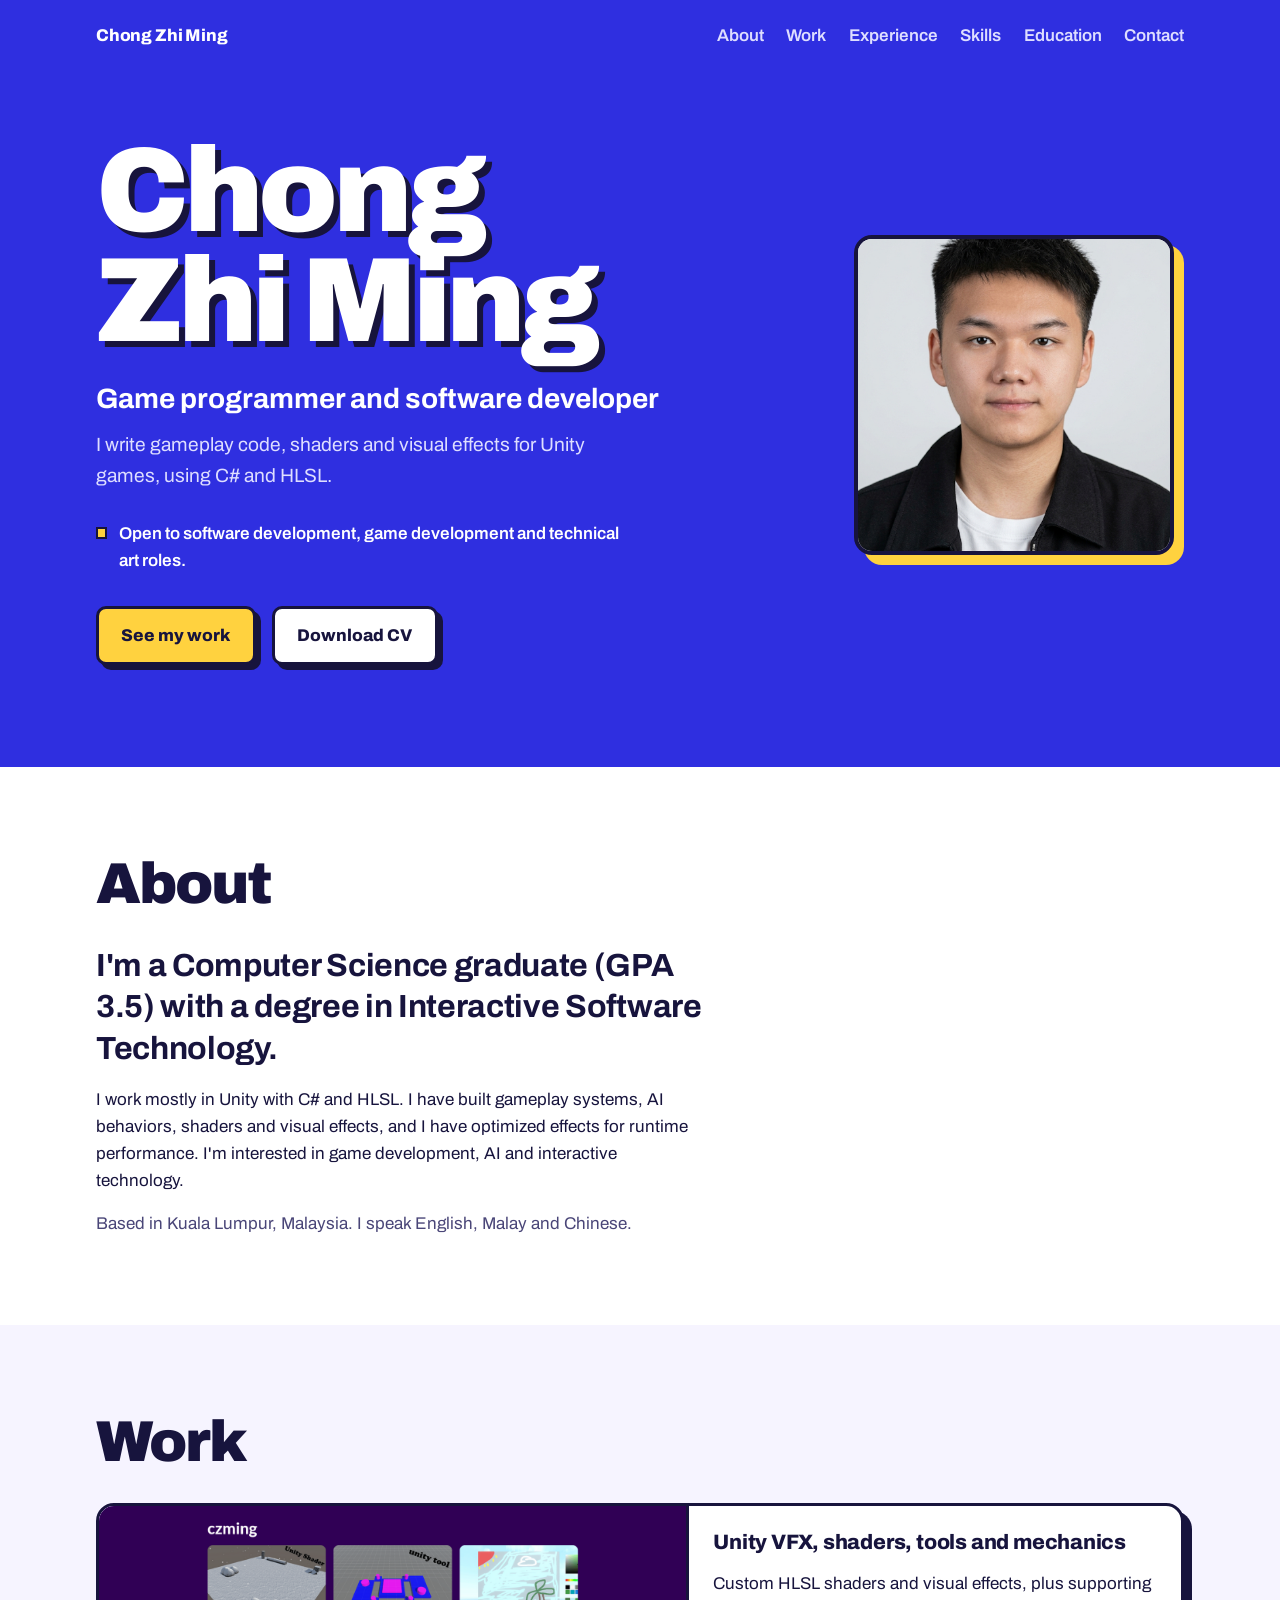
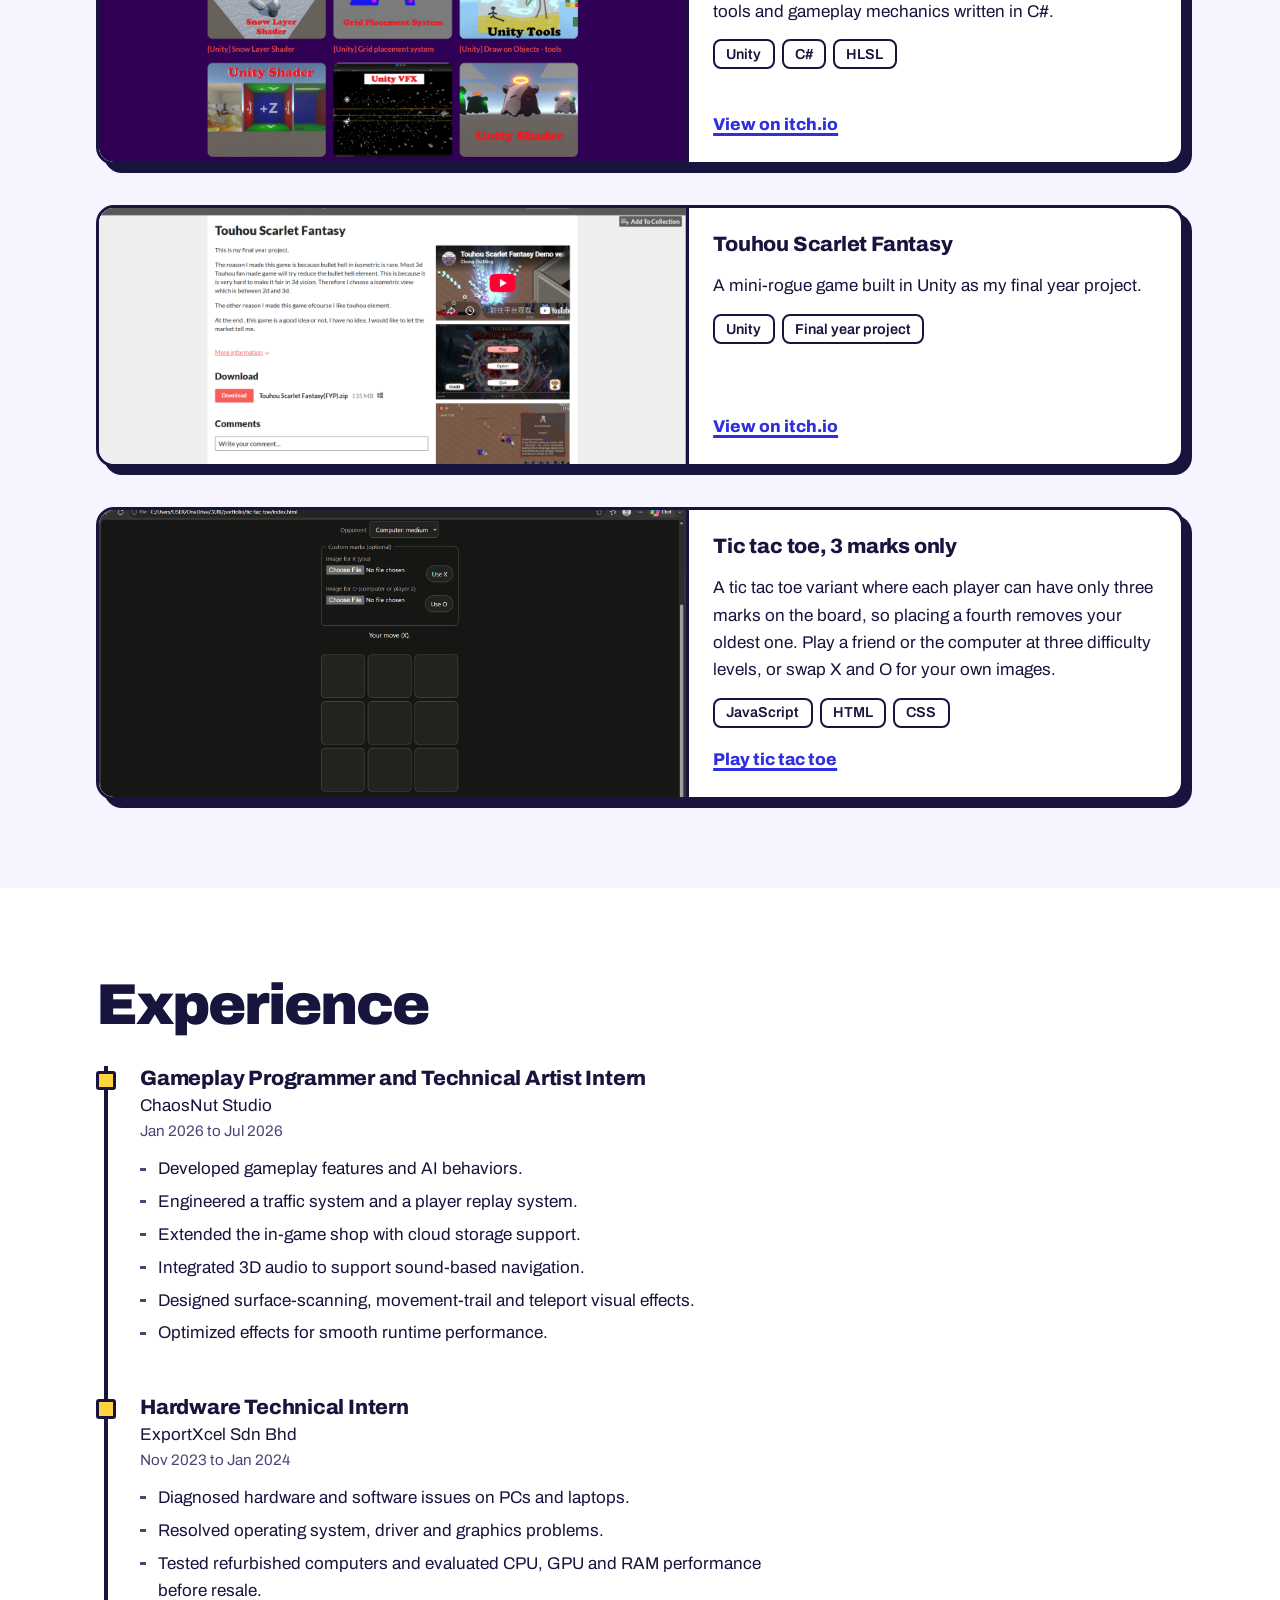
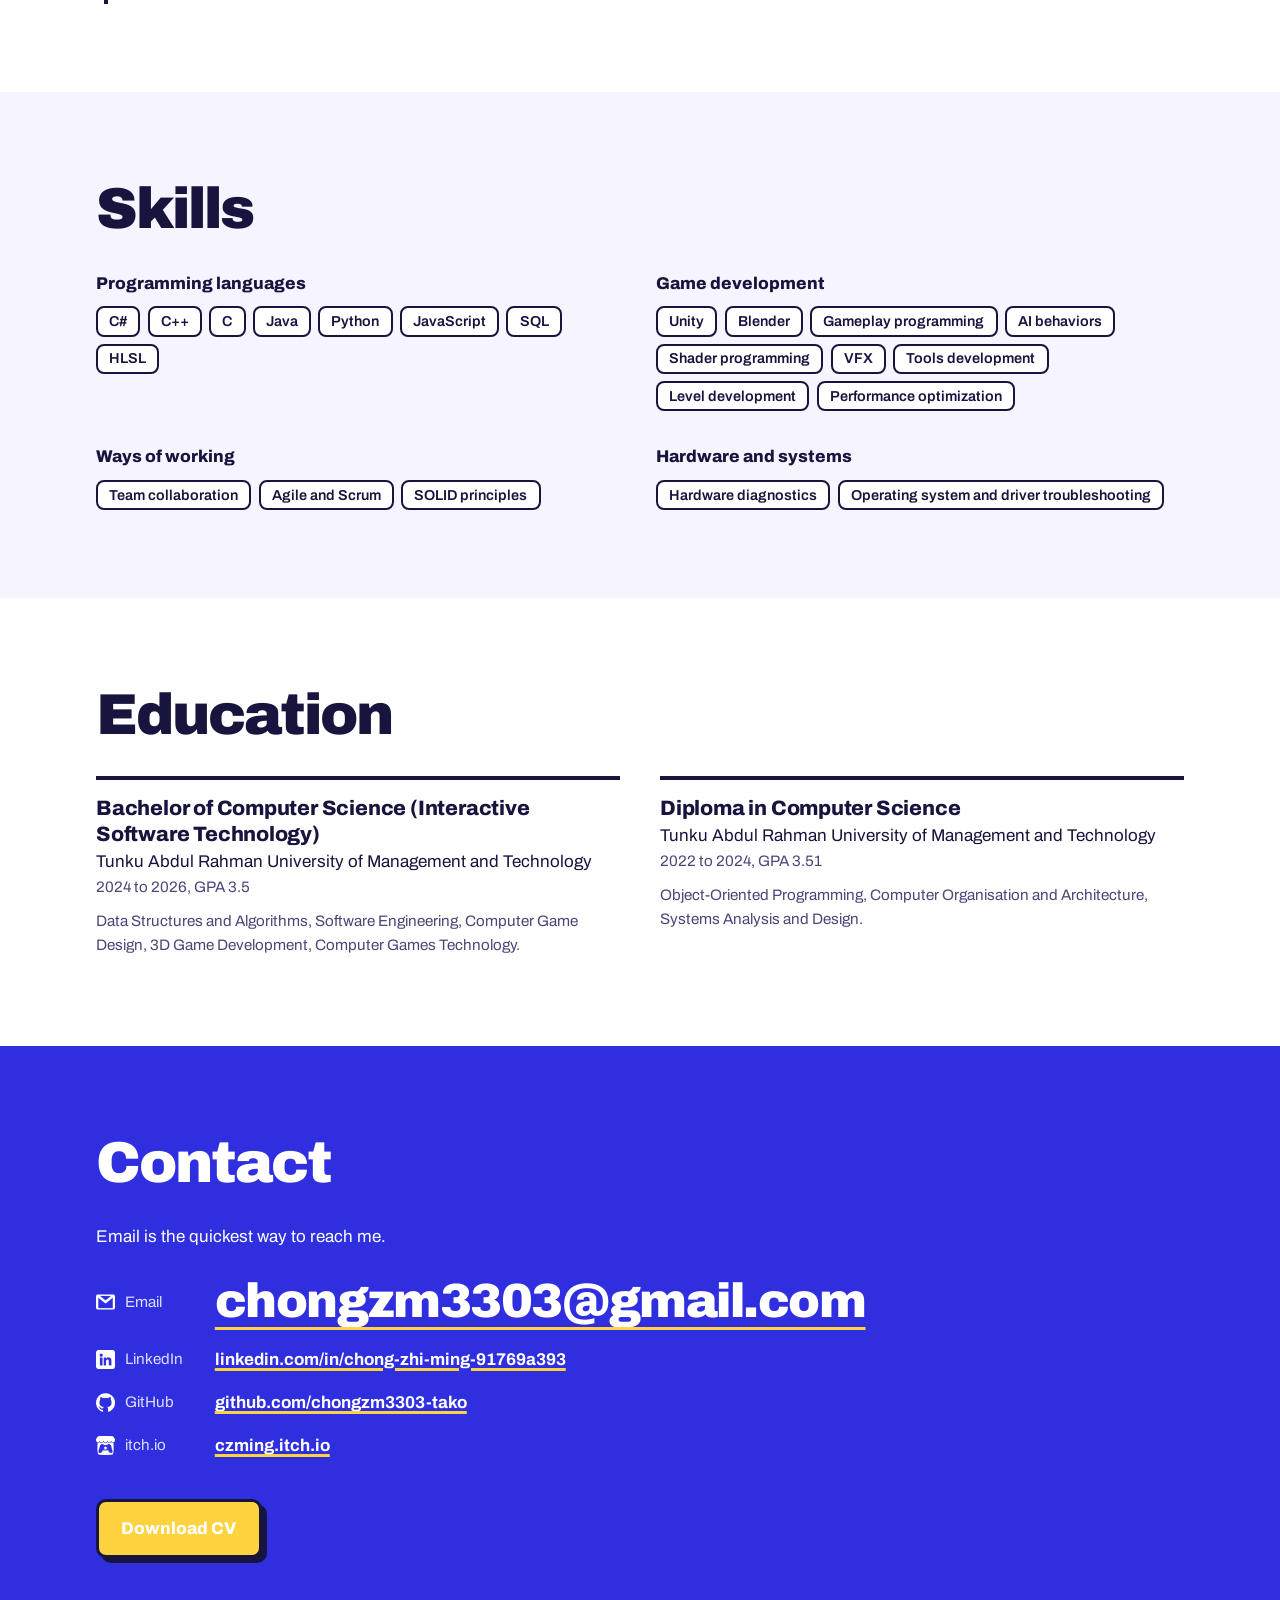
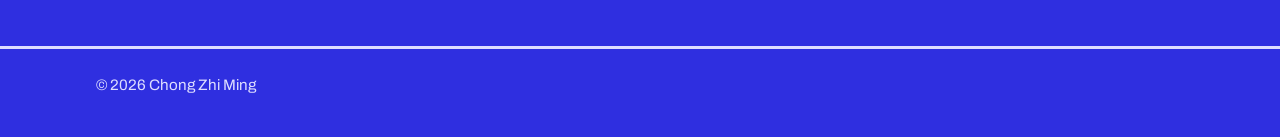
<file: index.html>
<!DOCTYPE html>
<html lang="en">
<head>
<meta charset="utf-8">
<meta name="viewport" content="width=device-width, initial-scale=1">
<title>Chong Zhi Ming | Game programmer and software developer</title>
<meta name="description" content="Portfolio of Chong Zhi Ming, a game programmer and software developer working in Unity, C# and HLSL. Open to software development, game development and technical art roles.">
<meta property="og:title" content="Chong Zhi Ming | Game programmer and software developer">
<meta property="og:description" content="Gameplay code, shaders and visual effects in Unity. Open to software development, game development and technical art roles.">
<meta property="og:type" content="website">
<meta name="theme-color" content="#2f2fe0">
<link rel="icon" href="data:image/svg+xml,%3Csvg xmlns='http://www.w3.org/2000/svg' viewBox='0 0 32 32'%3E%3Crect width='32' height='32' rx='6' fill='%23ffd23f'/%3E%3Ctext x='16' y='22' font-size='16' font-family='sans-serif' font-weight='700' text-anchor='middle' fill='%2317143d'%3ECZ%3C/text%3E%3C/svg%3E">
<link rel="preconnect" href="https://fonts.googleapis.com">
<link rel="preconnect" href="https://fonts.gstatic.com" crossorigin>
<link rel="stylesheet" href="https://fonts.googleapis.com/css2?family=Archivo:wght@400..900&display=swap">
<link rel="stylesheet" href="style.css">
<script src="script.js" defer></script>
</head>
<body>
<div class="progress" aria-hidden="true"></div>
<a class="skip" href="#main">Skip to content</a>

<header class="site-header">
  <div class="wrap">
    <a class="brand" href="#top">Chong Zhi Ming</a>
    <nav class="site-nav" aria-label="Main">
      <ul>
        <li><a href="#about">About</a></li>
        <li><a href="#work">Work</a></li>
        <li><a href="#experience">Experience</a></li>
        <li><a href="#skills">Skills</a></li>
        <li><a href="#education">Education</a></li>
        <li><a href="#contact">Contact</a></li>
      </ul>
    </nav>
  </div>
</header>

<main id="main">
  <section class="hero" id="top" aria-labelledby="hero-title">
    <div class="wrap hero-grid">
      <div>
        <h1 id="hero-title"><span>Chong</span> <span>Zhi Ming</span></h1>
        <p class="role">Game programmer and software developer</p>
        <p class="lead">I write gameplay code, shaders and visual effects for Unity games, using C# and HLSL.</p>
        <p class="status">Open to software development, game development and technical art roles.</p>
        <div class="actions">
          <a class="btn btn-primary" href="#work">See my work</a>
          <a class="btn btn-ghost" href="assets/Chong_Zhi_Ming_CV.pdf" download>Download CV</a>
        </div>
      </div>
      <div class="photo">
        <span aria-hidden="true">CZ</span>
        <img src="assets/photo.jpg" alt="Portrait of Chong Zhi Ming" width="640" height="640" onerror="this.hidden=true">
      </div>
    </div>
  </section>

  <section class="section" id="about" aria-labelledby="about-title">
    <div class="wrap">
      <h2 id="about-title">About</h2>
      <div class="stack prose">
        <p class="big">I'm a Computer Science graduate (GPA 3.5) with a degree in Interactive Software Technology.</p>
        <p>I work mostly in Unity with C# and HLSL. I have built gameplay systems, AI behaviors, shaders and visual effects, and I have optimized effects for runtime performance. I'm interested in game development, AI and interactive technology.</p>
        <p class="muted">Based in Kuala Lumpur, Malaysia. I speak English, Malay and Chinese.</p>
      </div>
    </div>
  </section>

  <section class="section" id="work" aria-labelledby="work-title">
    <div class="wrap">
      <h2 id="work-title">Work</h2>
      <div class="projects">
        <article class="card">
          <div class="media">
            <img src="assets/project-vfx.jpg" alt="Screenshot from my Unity VFX, shader and tools projects" width="1280" height="720" loading="lazy" onerror="this.hidden=true">
          </div>
          <div class="card-body">
            <h3>Unity VFX, shaders, tools and mechanics</h3>
            <p>Custom HLSL shaders and visual effects, plus supporting tools and gameplay mechanics written in C#.</p>
            <ul class="tags" aria-label="Technologies">
              <li>Unity</li><li>C#</li><li>HLSL</li>
            </ul>
            <a class="more" href="https://czming.itch.io/">View on itch.io<span class="sr"> for Unity VFX, shaders, tools and mechanics</span></a>
          </div>
        </article>

        <article class="card">
          <div class="media">
            <img src="assets/project-fyp.jpg" alt="Screenshot from Touhou Scarlet Fantasy" width="1280" height="720" loading="lazy" onerror="this.hidden=true">
          </div>
          <div class="card-body">
            <h3>Touhou Scarlet Fantasy</h3>
            <p>A mini-rogue game built in Unity as my final year project.</p>
            <ul class="tags" aria-label="Technologies">
              <li>Unity</li><li>Final year project</li>
            </ul>
            <a class="more" href="https://takodachi-zm.itch.io/touhou-scarlet-fantasy">View on itch.io<span class="sr"> for Touhou Scarlet Fantasy</span></a>
          </div>
        </article>

        <article class="card">
          <div class="media">
            <img src="assets/project-ttt.png" alt="Screenshot of the tic tac toe game" width="1280" height="720" loading="lazy" onerror="this.hidden=true">
          </div>
          <div class="card-body">
            <h3>Tic tac toe, 3 marks only</h3>
            <p>A tic tac toe variant where each player can have only three marks on the board, so placing a fourth removes your oldest one. Play a friend or the computer at three difficulty levels, or swap X and O for your own images.</p>
            <ul class="tags" aria-label="Technologies">
              <li>JavaScript</li><li>HTML</li><li>CSS</li>
            </ul>
            <a class="more" href="tic-tac-toe/index.html">Play tic tac toe</a>
          </div>
        </article>
      </div>
    </div>
  </section>

  <section class="section" id="experience" aria-labelledby="experience-title">
    <div class="wrap">
      <h2 id="experience-title">Experience</h2>
      <ol class="timeline">
        <li>
          <h3>Gameplay Programmer and Technical Artist Intern</h3>
          <p>ChaosNut Studio</p>
          <p class="when">Jan 2026 to Jul 2026</p>
          <ul>
            <li>Developed gameplay features and AI behaviors.</li>
            <li>Engineered a traffic system and a player replay system.</li>
            <li>Extended the in-game shop with cloud storage support.</li>
            <li>Integrated 3D audio to support sound-based navigation.</li>
            <li>Designed surface-scanning, movement-trail and teleport visual effects.</li>
            <li>Optimized effects for smooth runtime performance.</li>
          </ul>
        </li>
        <li>
          <h3>Hardware Technical Intern</h3>
          <p>ExportXcel Sdn Bhd</p>
          <p class="when">Nov 2023 to Jan 2024</p>
          <ul>
            <li>Diagnosed hardware and software issues on PCs and laptops.</li>
            <li>Resolved operating system, driver and graphics problems.</li>
            <li>Tested refurbished computers and evaluated CPU, GPU and RAM performance before resale.</li>
          </ul>
        </li>
      </ol>
    </div>
  </section>

  <section class="section" id="skills" aria-labelledby="skills-title">
    <div class="wrap">
      <h2 id="skills-title">Skills</h2>
      <dl class="skill-groups">
        <div>
          <dt>Programming languages</dt>
          <dd><ul class="tags"><li>C#</li><li>C++</li><li>C</li><li>Java</li><li>Python</li><li>JavaScript</li><li>SQL</li><li>HLSL</li></ul></dd>
        </div>
        <div>
          <dt>Game development</dt>
          <dd><ul class="tags"><li>Unity</li><li>Blender</li><li>Gameplay programming</li><li>AI behaviors</li><li>Shader programming</li><li>VFX</li><li>Tools development</li><li>Level development</li><li>Performance optimization</li></ul></dd>
        </div>
        <div>
          <dt>Ways of working</dt>
          <dd><ul class="tags"><li>Team collaboration</li><li>Agile and Scrum</li><li>SOLID principles</li></ul></dd>
        </div>
        <div>
          <dt>Hardware and systems</dt>
          <dd><ul class="tags"><li>Hardware diagnostics</li><li>Operating system and driver troubleshooting</li></ul></dd>
        </div>
      </dl>
    </div>
  </section>

  <section class="section" id="education" aria-labelledby="education-title">
    <div class="wrap">
      <h2 id="education-title">Education</h2>
      <div class="edu">
        <div>
          <h3>Bachelor of Computer Science (Interactive Software Technology)</h3>
          <p>Tunku Abdul Rahman University of Management and Technology</p>
          <p class="when">2024 to 2026, GPA 3.5</p>
          <p class="courses">Data Structures and Algorithms, Software Engineering, Computer Game Design, 3D Game Development, Computer Games Technology.</p>
        </div>
        <div>
          <h3>Diploma in Computer Science</h3>
          <p>Tunku Abdul Rahman University of Management and Technology</p>
          <p class="when">2022 to 2024, GPA 3.51</p>
          <p class="courses">Object-Oriented Programming, Computer Organisation and Architecture, Systems Analysis and Design.</p>
        </div>
      </div>
    </div>
  </section>

  <section class="section contact" id="contact" aria-labelledby="contact-title">
    <div class="wrap">
      <h2 id="contact-title">Contact</h2>
      <div>
        <p class="prose">Email is the quickest way to reach me.</p>
        <dl class="contact-list">
          <dt><img class="icon" src="assets/icons/email.png" alt="" width="20" height="20" onerror="this.hidden=true">Email</dt>
          <dd><a class="mail" href="mailto:chongzm3303@gmail.com">chongzm3303@gmail.com</a></dd>
          <dt><img class="icon" src="assets/icons/linkedin.png" alt="" width="20" height="20" onerror="this.hidden=true">LinkedIn</dt>
          <dd><a href="https://www.linkedin.com/in/chong-zhi-ming-91769a393">linkedin.com/in/chong-zhi-ming-91769a393</a></dd>
          <dt><img class="icon" src="assets/icons/github.png" alt="" width="20" height="20" onerror="this.hidden=true"  >GitHub</dt>
          <dd><a href="https://github.com/chongzm3303-tako">github.com/chongzm3303-tako</a></dd>
          <dt><img class="icon" src="assets/icons/itch.png" alt="" width="20" height="20" onerror="this.hidden=true">itch.io</dt>
          <dd><a href="https://czming.itch.io/">czming.itch.io</a></dd>
        </dl>
        <div class="actions">
          <a class="btn btn-primary" href="assets/Chong_Zhi_Ming_CV.pdf" download>Download CV</a>
        </div>
      </div>
    </div>
  </section>
</main>

<footer class="site-footer">
  <div class="wrap">&copy; 2026 Chong Zhi Ming</div>
</footer>

<a class="to-top" href="#top" aria-label="Back to top"><svg viewBox="0 0 24 24" width="20" height="20" fill="none" stroke="currentColor" stroke-width="2" stroke-linecap="round" stroke-linejoin="round" aria-hidden="true" focusable="false"><path d="M12 19V5M5 12l7-7 7 7"/></svg></a>
</body>
</html>
</file>
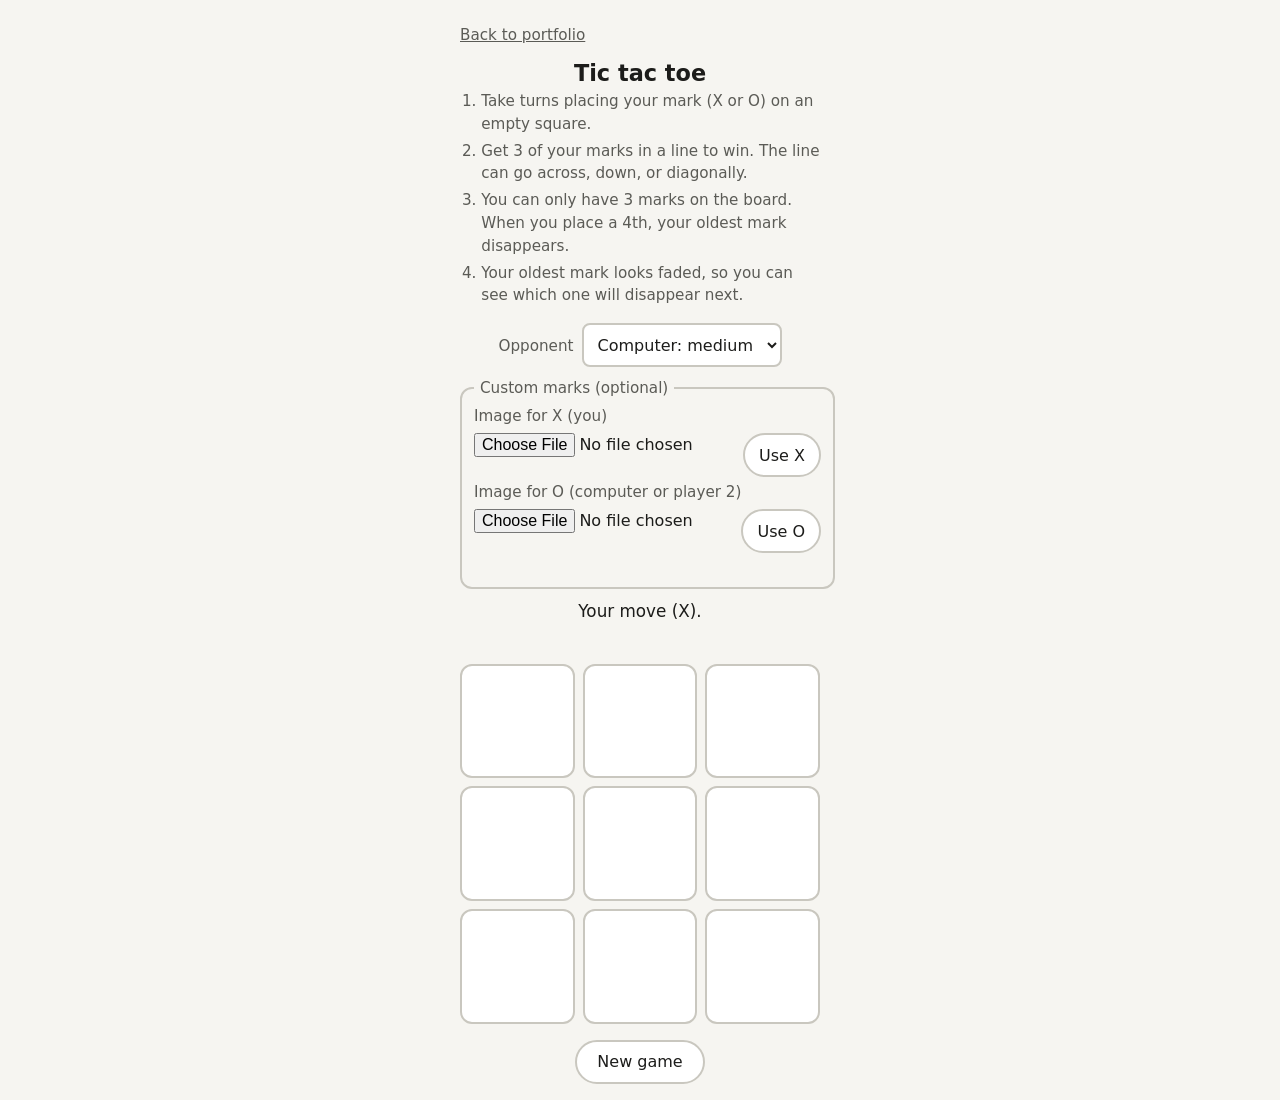
<file: tic-tac-toe/index.html>
<!DOCTYPE html>
<html lang="en">
<head>
<meta charset="utf-8">
<meta name="viewport" content="width=device-width, initial-scale=1, viewport-fit=cover">
<title>Tic tac toe, 3 marks only</title>
<link rel="stylesheet" href="style.css">
</head>
<body>
<main>
  <a class="back" href="../index.html">Back to portfolio</a>
  <h1>Tic tac toe</h1>
  <ol class="rules">
    <li>Take turns placing your mark (X or O) on an empty square.</li>
    <li>Get 3 of your marks in a line to win. The line can go across, down, or diagonally.</li>
    <li>You can only have 3 marks on the board. When you place a 4th, your oldest mark disappears.</li>
    <li>Your oldest mark looks faded, so you can see which one will disappear next.</li>
  </ol>

  <label class="mode" for="level">Opponent<select id="level"><option value="2p">Two players</option><option value="easy">Computer: easy</option><option value="medium" selected>Computer: medium</option><option value="hard">Computer: hard</option></select></label>

  <fieldset class="marks">
    <legend>Custom marks (optional)</legend>
    <div>
      <label for="fileX">Image for X (you)</label>
      <input id="fileX" type="file" accept="image/*">
      <button id="clearX" type="button">Use X</button>
    </div>
    <div>
      <label for="fileO">Image for O (computer or player 2)</label>
      <input id="fileO" type="file" accept="image/*">
      <button id="clearO" type="button">Use O</button>
    </div>
    <p id="markMsg" aria-live="polite"></p>
  </fieldset>

  <p id="status" aria-live="polite"></p>
  <div id="board" role="group" aria-label="Game board"></div>
  <button id="reset" type="button">New game</button>
</main>
<script src="script.js"></script>
</body>
</html>
</file>
<file: style.css>
:root {
  color-scheme: light dark;
  --bg: #f6f4ff;
  --surface: #ffffff;
  --text: #17143d;
  --muted: #4a4678;
  --line: #17143d;
  --shadow: #17143d;
  --accent: #2f2fe0;
  --focus: #2f2fe0;
  --check-a: #e6e2ff;
  --check-b: #d6d1ff;
  /* These stay the same in light and dark mode. */
  --hero: #2f2fe0;
  --on-hero: #ffffff;
  --on-hero-dim: #dedeff;
  --sun: #ffd23f;
  --ink: #17143d;
  --font: "Archivo", system-ui, -apple-system, "Segoe UI", Roboto, "Helvetica Neue", Arial, sans-serif;
  --ease-out: cubic-bezier(0.22, 1, 0.36, 1);
}
@media (prefers-color-scheme: dark) {
  :root {
    --bg: #12103a;
    --surface: #1d1a52;
    --text: #f2f0ff;
    --muted: #bbb7f0;
    --line: #9a97ff;
    --shadow: #5557ff;
    --accent: #ffd23f;
    --focus: #ffd23f;
    --check-a: #24206a;
    --check-b: #2d2980;
  }
}

*, *::before, *::after { box-sizing: border-box; }
[hidden] { display: none !important; }
html { -webkit-text-size-adjust: 100%; }
@media (prefers-reduced-motion: no-preference) { html { scroll-behavior: smooth; } }
body {
  margin: 0;
  background: var(--bg);
  color: var(--text);
  font-family: var(--font);
  font-size: 1.0625rem;
  line-height: 1.6;
}
h1, h2, h3, p, ul, ol, dl, dd { margin: 0; }
ul, ol { padding: 0; list-style: none; }
img { display: block; max-width: 100%; }
a { color: var(--accent); text-underline-offset: 0.2em; }
:focus-visible { outline: 3px solid var(--focus); outline-offset: 3px; border-radius: 2px; }
.site-header, .hero, .contact, .site-footer { --focus: var(--sun); }

.wrap { width: min(100% - 2.5rem, 68rem); margin-inline: auto; }
.sr { position: absolute; width: 1px; height: 1px; overflow: hidden; clip: rect(0 0 0 0); white-space: nowrap; }
.skip { position: absolute; left: 1rem; top: -4rem; z-index: 50; padding: 0.5rem 1rem; background: var(--sun); color: var(--ink); font-weight: 700; border-radius: 6px; }
.skip:focus { top: 1rem; }
.muted { color: var(--muted); }
.prose { max-width: 38rem; }
.stack > * + * { margin-top: 1rem; }

/* Header, part of the blue block at the top */
.site-header { background: var(--hero); color: var(--on-hero); }
.site-header .wrap { display: flex; flex-wrap: wrap; align-items: center; justify-content: space-between; gap: 0.25rem 2rem; padding-block: 0.9rem; }
.brand { color: inherit; font-weight: 800; text-decoration: none; letter-spacing: -0.01em; }
.site-nav ul { display: flex; flex-wrap: wrap; gap: 0.1rem 1.4rem; }
.site-nav a { position: relative; display: inline-block; padding-block: 0.5rem; color: var(--on-hero-dim); font-weight: 600; text-decoration: none; }
.site-nav a[aria-current] { color: var(--on-hero); }
.site-nav a::after { content: ""; position: absolute; left: 0; right: 0; bottom: 0.2rem; height: 3px; background: var(--sun); transform: scaleX(0); transform-origin: left; }
.site-nav a[aria-current]::after, .site-nav a:focus-visible::after { transform: scaleX(1); }

/* Hero */
.hero { padding-block: clamp(2rem, 6vw, 4rem) clamp(3.5rem, 8vw, 6.5rem); background: var(--hero); color: var(--on-hero); }
.hero-grid { display: grid; gap: 3rem; }
h1 { font-size: clamp(3.2rem, 10.5vw, 7.5rem); line-height: 0.92; letter-spacing: -0.045em; font-weight: 900; text-shadow: 0.05em 0.05em 0 var(--ink); }
h1 span { display: block; }
.role { margin-top: 1.5rem; font-size: clamp(1.25rem, 2.8vw, 1.75rem); font-weight: 700; line-height: 1.25; }
.lead { margin-top: 0.9rem; max-width: 34rem; color: var(--on-hero-dim); font-size: 1.2rem; }
.status { display: flex; gap: 0.75rem; align-items: baseline; margin-top: 1.75rem; max-width: 34rem; font-weight: 600; }
.status::before { content: ""; flex: none; width: 0.7rem; height: 0.7rem; background: var(--sun); border: 2px solid var(--ink); }
.actions { display: flex; flex-wrap: wrap; gap: 1rem; margin-top: 2rem; }

.btn { display: inline-block; padding: 0.8rem 1.4rem; border: 3px solid var(--ink); border-radius: 10px; color: var(--ink); font-weight: 800; text-decoration: none; box-shadow: 5px 5px 0 var(--ink); }
.btn-primary { background: var(--sun); }
.btn-ghost { background: #ffffff; }
.btn:active { transform: translate(4px, 4px); }

.photo { position: relative; display: grid; place-items: center; width: min(100%, 18rem); margin: 0 10px 10px 0; aspect-ratio: 1; overflow: hidden; background: #ffffff; border: 4px solid var(--ink); border-radius: 18px; box-shadow: 10px 10px 0 var(--sun); }
.photo span { color: var(--hero); font-size: 5rem; font-weight: 900; letter-spacing: -0.05em; }
.photo img { position: absolute; inset: 0; width: 100%; height: 100%; object-fit: cover; }

/* Sections */
.section { padding-block: clamp(3rem, 7vw, 5.5rem); }
.section:nth-of-type(even) { background: var(--surface); }
.section > .wrap { display: grid; gap: 2rem; }
h2 { font-size: clamp(2.1rem, 6vw, 3.6rem); line-height: 1; letter-spacing: -0.035em; font-weight: 900; }
h3 { font-size: 1.3rem; line-height: 1.25; letter-spacing: -0.01em; font-weight: 800; }
.big { font-size: clamp(1.4rem, 3.2vw, 2rem); font-weight: 700; line-height: 1.3; letter-spacing: -0.01em; }

/* Projects */
.projects { display: grid; gap: 2.5rem; }
.card { display: grid; overflow: hidden; background: var(--surface); border: 3px solid var(--line); border-radius: 18px; box-shadow: 8px 8px 0 var(--shadow); }
.media { position: relative; overflow: hidden; aspect-ratio: 16 / 9; border-bottom: 3px solid var(--line); background: conic-gradient(var(--check-a) 25%, var(--check-b) 0 50%, var(--check-a) 0 75%, var(--check-b) 0) 0 0 / 3rem 3rem; }
.media img { position: absolute; inset: 0; width: 100%; height: 100%; object-fit: cover; }
.card-body { display: flex; flex-direction: column; gap: 0.9rem; padding: 1.5rem; }
.card-body .more { margin-top: auto; padding-top: 0.25rem; font-weight: 800; text-decoration-thickness: 3px; }
.card:focus-within { border-color: var(--accent); }
.tags { display: flex; flex-wrap: wrap; gap: 0.45rem; }
.tags li { padding: 0.1rem 0.7rem; background: var(--surface); border: 2px solid var(--line); border-radius: 8px; font-size: 0.9rem; font-weight: 600; }

/* Experience timeline */
.timeline { margin-left: 0.5rem; border-left: 4px solid var(--line); }
.timeline > li { position: relative; padding: 0 0 3rem 2rem; }
.timeline > li:last-child { padding-bottom: 0; }
.timeline > li::before { content: ""; position: absolute; left: calc(-0.6rem - 2px); top: 0.3rem; width: 1.2rem; height: 1.2rem; background: var(--sun); border: 3px solid var(--line); border-radius: 3px; }
.when { color: var(--muted); font-size: 0.95rem; }
.timeline ul { margin-top: 0.75rem; }
.timeline ul li { position: relative; max-width: 40rem; padding-left: 1.1rem; }
.timeline ul li + li { margin-top: 0.35rem; }
.timeline ul li::before { content: ""; position: absolute; left: 0; top: 0.72em; width: 0.4rem; height: 3px; background: var(--muted); }

/* Skills and education */
.skill-groups { display: grid; gap: 2rem; }
.skill-groups dt { margin-bottom: 0.6rem; font-weight: 800; }
.edu { display: grid; gap: 2.5rem; }
.edu > div { padding-top: 1rem; border-top: 4px solid var(--line); }
.courses { max-width: 36rem; margin-top: 0.6rem; color: var(--muted); font-size: 0.95rem; }

/* Contact, the second blue block */
.contact { background: var(--hero); color: var(--on-hero); }
.contact a { color: var(--on-hero); }
.contact-list { display: grid; gap: 0.75rem; margin-top: 1.5rem; }
.contact-list dt { display: flex; align-items: center; gap: 0.6rem; color: var(--on-hero-dim); font-size: 0.95rem; }
.contact-list dd { font-weight: 700; overflow-wrap: anywhere; }
.contact-list a { text-decoration-color: var(--sun); text-decoration-thickness: 3px; }
.contact-list .mail { font-size: clamp(1.35rem, 5.2vw, 3rem); font-weight: 900; line-height: 1.15; letter-spacing: -0.03em; }
.icon { flex: none; width: 1.2rem; height: 1.2rem; filter: invert(1); }
.contact .actions { margin-top: 2.5rem; }

.site-footer { padding-block: 1.5rem 2.5rem; background: var(--hero); color: var(--on-hero-dim); border-top: 3px solid var(--on-hero-dim); font-size: 0.95rem; }

@media (min-width: 40rem) {
  .skill-groups { grid-template-columns: 1fr 1fr; }
  .contact-list { grid-template-columns: max-content 1fr; align-items: center; gap: 1rem 2rem; }
}
@media (max-width: 39.99rem) {
  .brand { display: none; }
}
@media (min-width: 52rem) {
  html { scroll-padding-top: 4.5rem; }
  .site-header { position: sticky; top: 0; z-index: 30; }
  .hero-grid { grid-template-columns: minmax(0, 1fr) 20rem; gap: 4rem; align-items: center; }
  .photo { justify-self: end; width: 100%; }
  .card { grid-template-columns: 1.2fr 1fr; }
  .media { aspect-ratio: auto; min-height: 16rem; border-bottom: 0; border-right: 3px solid var(--line); }
  .edu { grid-template-columns: 1fr 1fr; }
}

/* Progress bar and back-to-top button */
.progress { position: fixed; top: 0; left: 0; right: 0; z-index: 40; height: 4px; background: var(--sun); transform: scaleX(0); transform-origin: left; }
.to-top { position: fixed; right: max(1rem, env(safe-area-inset-right)); bottom: max(1rem, env(safe-area-inset-bottom)); z-index: 15; display: grid; place-items: center; width: 3rem; height: 3rem; background: var(--sun); color: var(--ink); border: 3px solid var(--ink); border-radius: 10px; box-shadow: 3px 3px 0 var(--ink); opacity: 0; visibility: hidden; }
.to-top.is-visible { opacity: 1; visibility: visible; }
.to-top:active { transform: translate(2px, 2px); }

/* Hover states only where there is a real pointer */
@media (hover: hover) and (pointer: fine) {
  .site-nav a:hover { color: var(--on-hero); }
  .site-nav a:hover::after { transform: scaleX(1); }
  .btn:hover { transform: translate(-2px, -2px); }
  .btn:active { transform: translate(4px, 4px); }
  .card:hover { transform: translate(-3px, -3px); border-color: var(--accent); }
  .card:hover .media img { transform: scale(1.04); }
  .to-top:hover { transform: translate(-2px, -2px); }
  .to-top:active { transform: translate(2px, 2px); }
}

/* Motion. Anything that moves sits inside prefers-reduced-motion: no-preference. */
@keyframes rise { from { opacity: 0; transform: translateY(14px); } }
@keyframes grow { to { transform: scaleX(1); } }

@media (prefers-reduced-motion: no-preference) {
  .btn, .to-top { transition: transform 120ms var(--ease-out); }
  .site-nav a::after { transition: transform 200ms var(--ease-out); }
  .card { transition: transform 200ms var(--ease-out); }
  .media img { transition: transform 600ms var(--ease-out); }

  /* Hero: the name stays still, the lines under it rise in one after another. */
  .role, .lead, .status, .hero .actions { animation: rise 500ms var(--ease-out) backwards; }
  .lead { animation-delay: 80ms; }
  .status { animation-delay: 160ms; }
  .hero .actions { animation-delay: 240ms; }

  .to-top { transition: opacity 200ms var(--ease-out), visibility 200ms, transform 200ms var(--ease-out); }
}

/* Scroll-linked effects. Browsers without support skip them and show the page as normal. */
@supports (animation-timeline: view()) {
  @media screen and (prefers-reduced-motion: no-preference) {
    .progress { animation: grow linear both; animation-timeline: scroll(root block); }
    .section h2, .stack, .card, .timeline > li, .skill-groups > div, .edu > div, .contact-list {
      animation: rise linear backwards;
      animation-timeline: view();
      animation-range: entry 0% entry 30%;
    }
  }
}
</file>
<file: tic-tac-toe/style.css>
:root{
  --bg:#f6f5f1; --surface:#ffffff; --text:#1c1c1a; --muted:#5b5b56; --line:#c9c7bf;
  --x:#c2410c; --o:#1d4ed8; --win:#fde68a;
  box-sizing:border-box;
  padding-top:env(safe-area-inset-top,0px); padding-bottom:env(safe-area-inset-bottom,0px);
}
@media (prefers-color-scheme: dark){
  :root:not([data-theme="light"]){
    --bg:#161614; --surface:#22221f; --text:#f1f0ea; --muted:#a8a7a0; --line:#4a4944;
    --x:#fb923c; --o:#7aa2ff; --win:#5a4a0f; color-scheme:dark;
  }
}
:root[data-theme="dark"]{
  --bg:#161614; --surface:#22221f; --text:#f1f0ea; --muted:#a8a7a0; --line:#4a4944;
  --x:#fb923c; --o:#7aa2ff; --win:#5a4a0f; color-scheme:dark;
}
html{scroll-padding-top:env(safe-area-inset-top,0px)}
*,*::before,*::after{box-sizing:inherit}
body{
  margin:0; min-height:100dvh; display:grid; place-items:center; padding:16px;
  background:var(--bg); color:var(--text);
  font-family:system-ui,-apple-system,"Segoe UI",Roboto,sans-serif;
}
main{width:min(100%,360px); text-align:center}
h1{font-size:1.4rem; margin:0 0 4px}
.back{display:block; min-height:44px; padding:10px 0; text-align:left; color:var(--muted); font-size:.95rem}

.rules{margin:0 0 16px; padding-left:1.4em; text-align:left; color:var(--muted); font-size:.95rem; line-height:1.5}
.rules li+li{margin-top:4px}

.mode{display:block; margin:0 0 12px; font-size:.95rem; color:var(--muted)}
.mode select{min-height:44px; margin-left:8px; padding:0 10px; font:inherit; font-size:1rem; color:var(--text); background:var(--surface); border:2px solid var(--line); border-radius:8px}

.marks{margin:0 0 12px; padding:4px 12px 8px; border:2px solid var(--line); border-radius:12px; text-align:left; color:var(--muted); font-size:.95rem}
.marks legend{padding:0 6px}
.marks div{display:flex; flex-wrap:wrap; align-items:center; gap:8px; margin:6px 0}
.marks label{flex:1 1 100%}
.marks input[type="file"]{flex:1 1 150px; min-width:0; min-height:44px; font:inherit; font-size:1rem; color:var(--text)}
.marks button{min-height:44px; padding:0 14px; font:inherit; font-size:1rem; color:var(--text); background:var(--surface); border:2px solid var(--line); border-radius:999px; cursor:pointer}
#markMsg{min-height:1.4em; margin:4px 0 0; font-size:.9rem}

#status{min-height:3em; margin:0 0 12px; font-size:1.05rem}

#board{display:grid; grid-template-columns:repeat(3,1fr); gap:8px}
.cell{
  aspect-ratio:1; min-height:44px; font:700 clamp(2.2rem,14vw,3.4rem)/1 system-ui,sans-serif;
  background:var(--surface); color:var(--text); border:2px solid var(--line); border-radius:12px;
  cursor:pointer; transition:opacity .15s ease-out, background-color .15s ease-out;
}
.cell img{width:70%; height:70%; object-fit:contain; pointer-events:none}
.cell[data-m="X"]{color:var(--x)}
.cell[data-m="O"]{color:var(--o)}
.cell.old{opacity:.4}
.cell.win{background:var(--win)}

#reset{
  margin-top:16px; min-height:44px; padding:0 20px; font:inherit; font-size:1rem;
  background:var(--surface); color:var(--text); border:2px solid var(--line); border-radius:999px; cursor:pointer;
}

.mode select:focus-visible,.marks input:focus-visible,.marks button:focus-visible,
.cell:focus-visible,#reset:focus-visible,.back:focus-visible{outline:3px solid var(--text); outline-offset:2px}
@media (hover:hover){.cell:hover,#reset:hover,.marks button:hover{border-color:var(--text)}}
@media (prefers-reduced-motion: reduce){.cell{transition:none}}
</file>
